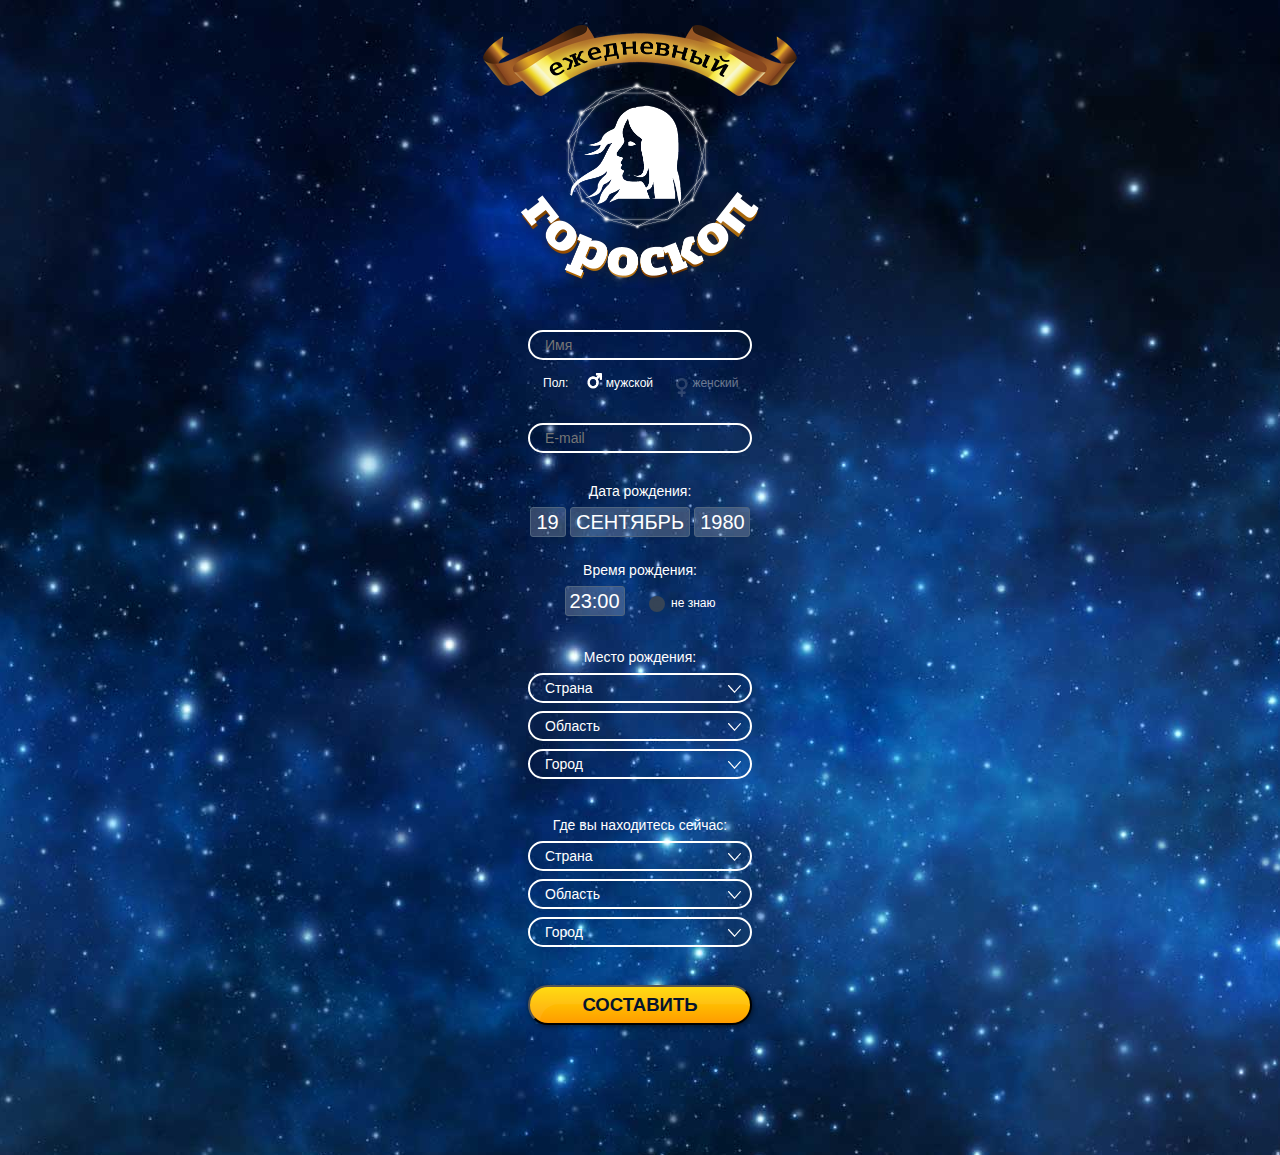
<file: develop/index.html>
<!DOCTYPE html>
<html>
  <head>
    <meta name="viewport" content="width=device-width, initial-scale=1, maximum-scale=1, user-scalable=no">
    <meta charset="utf-8">
    <title>Астрология</title>
    <link rel="stylesheet" href="css/application.css">
  </head>
  <body class="page">
    <div class="logo">
      <div class="sign sign-default"></div>
    </div>
    <div class="page-content">
      <form>
        <div class="form-group">
          <input type="text" placeholder="Имя" class="form-input">
          <div class="sex-group">
            <div class="sex-group-label">Пол:</div>
            <div class="custom-radio">
              <input type="radio" name="sex" id="male" checked class="custom-radio-input custom-radio-input-male">
              <label for="male" class="custom-radio-label">мужской</label>
            </div>
            <div class="custom-radio">
              <input type="radio" name="sex" id="female" class="custom-radio-input custom-radio-input-female">
              <label for="female" class="custom-radio-label">женский</label>
            </div>
          </div>
        </div>
        <div class="form-group">
          <input type="email" placeholder="E-mail" class="form-input">
        </div>
        <div class="form-group form-group-type-near date-select">
          <label class="form-label">Дата рождения:</label>
          <div class="date-selects">
            <div class="date-select-day">
              <select id="zodiac_day" name="" class="custom-select">
                <option value="01">01</option>
                <option value="02">02</option>
                <option value="03">03</option>
                <option value="04">04</option>
                <option value="05">05</option>
                <option value="06">06</option>
                <option value="07">07</option>
                <option value="08">08</option>
                <option value="09">09</option>
                <option value="10">10</option>
                <option value="11">11</option>
                <option value="12">12</option>
                <option value="13">13</option>
                <option value="14">14</option>
                <option value="15">15</option>
                <option value="16">16</option>
                <option value="17">17</option>
                <option value="18">18</option>
                <option value="19" selected>19</option>
                <option value="20">20</option>
                <option value="21">21</option>
                <option value="22">22</option>
                <option value="23">23</option>
                <option value="24">24</option>
                <option value="25">25</option>
                <option value="26">26</option>
                <option value="27">27</option>
                <option value="28">28</option>
                <option value="29">29</option>
                <option value="30">30</option>
                <option value="31">31</option>
              </select>
            </div>
            <div class="date-select-month">
              <select id="zodiac_month" name="" class="custom-select">
                <option value="01">Январь</option>
                <option value="02">Февраль</option>
                <option value="03">Март</option>
                <option value="04">Апрель</option>
                <option value="05">Май</option>
                <option value="06">Июнь</option>
                <option value="07">Июль</option>
                <option value="08">Август</option>
                <option value="09" selected>Сентябрь</option>
                <option value="10">Октябрь</option>
                <option value="11">Ноябрь</option>
                <option value="12">Декабрь</option>
              </select>
            </div>
            <div class="date-select-year">
              <select id="zodiac_year" name="zodiac-year" class="custom-select">
                <option value="1980">1980</option>
                <option value="1981">1981</option>
                <option value="1982">1982</option>
              </select>
            </div>
          </div>
        </div>
        <div class="form-group date-select">
          <label class="form-label">Время рождения:</label>
          <div class="date-selects">
            <div class="date-select-time">
              <select name="" class="custom-select">
                <option value="">23:00</option>
                <option value="">23:05</option>
                <option value="">23:10</option>
              </select>
            </div>
            <div class="custom-checkbox">
              <input type="checkbox" id="forget" class="custom-checkbox-input">
              <label for="forget" class="custom-checkbox-label">не знаю</label>
            </div>
          </div>
        </div>
        <div class="form-group simple-select">
          <label class="form-label">Место рождения:</label>
          <select name="" class="custom-select">
            <option value="">Страна</option>
            <option value="">Россия</option>
            <option value="">Уганда</option>
          </select>
          <select name="" class="custom-select">
            <option value="">Область</option>
            <option value="">Ивановская</option>
            <option value="">Чернобыльская</option>
          </select>
          <select name="" class="custom-select">
            <option value="">Город</option>
            <option value="">Урюпинск</option>
            <option value="">Актюбинск</option>
          </select>
        </div>
        <div class="form-group simple-select">
          <label class="form-label">Где вы находитесь сейчас:</label>
          <select name="" class="custom-select">
            <option value="">Страна</option>
            <option value="">Россия</option>
            <option value="">Уганда</option>
          </select>
          <select name="" class="custom-select">
            <option value="">Область</option>
            <option value="">Ивановская</option>
            <option value="">Чернобыльская</option>
          </select>
          <select name="" class="custom-select">
            <option value="">Город</option>
            <option value="">Урюпинск</option>
            <option value="">Актюбинск</option>
          </select>
        </div>
        <div class="form-group">
          <button type="submit" class="btn">Составить</button>
        </div>
      </form>
    </div>
    <script src="https://code.jquery.com/jquery-2.1.4.min.js"></script>
    <script src="js/jquery.customSelect.min.js"></script>
    <script src="js/application.js"></script>
  </body>
</html>
</file>
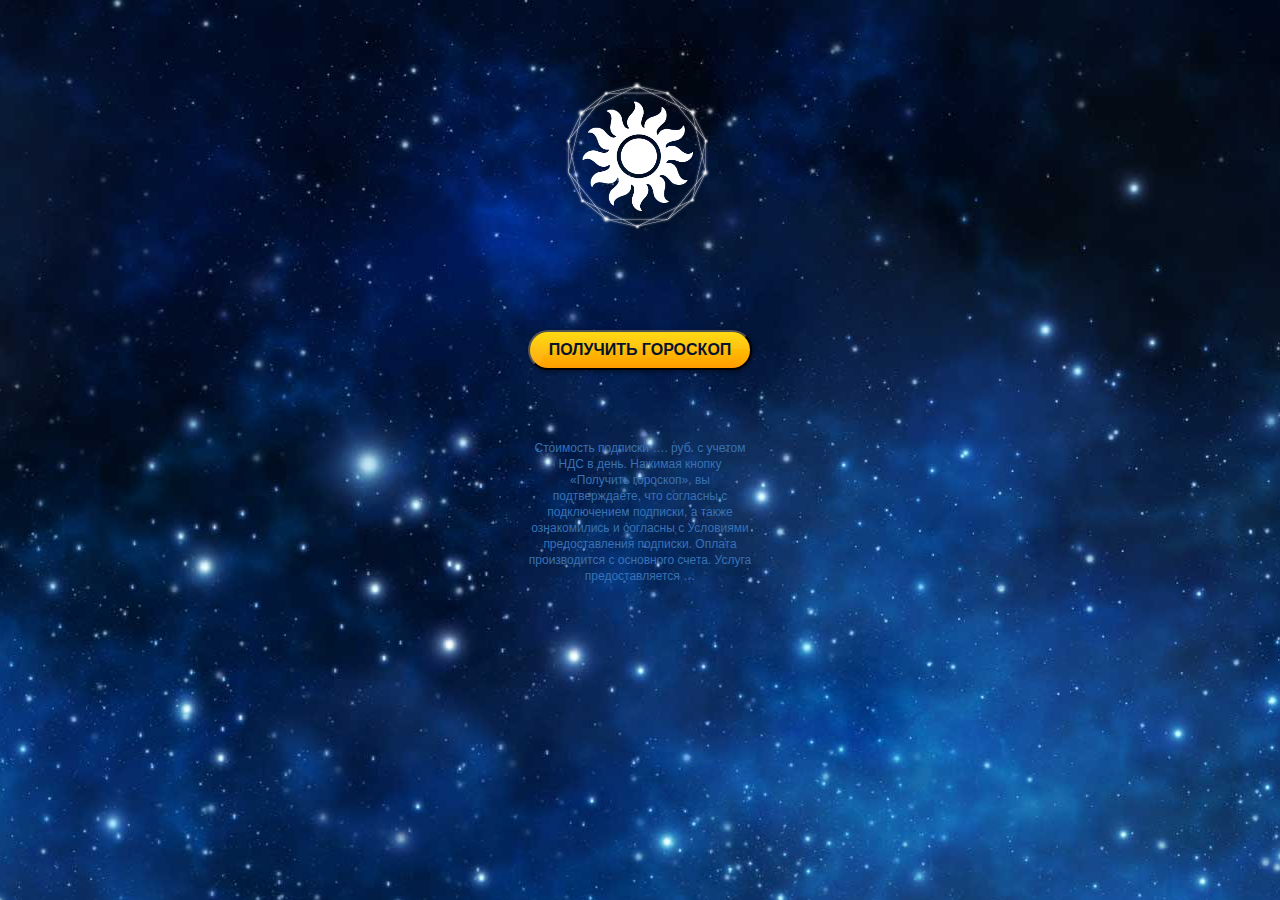
<file: develop/pay.html>
<!DOCTYPE html>
<html>
  <head>
    <meta name="viewport" content="width=device-width, initial-scale=1, maximum-scale=1, user-scalable=no">
    <title>Астрология</title>
    <link rel="stylesheet" href="css/application.css">
  </head>
  <body class="page">
    <div class="logo logo-no-bg">
      <div class="sign sign-default"></div>
    </div>
    <div class="page-content">
      <form>
        <div class="form-group">
          <button type="submit" class="btn btn-small-text">Получить гороскоп</button>
        </div>
      </form>
      <p class="info">Стоимость подписки …. руб. с учетом НДС в день. Нажимая кнопку «Получить гороскоп», вы подтверждаете, что согласны с подключением подписки, а также ознакомились и согласны с Условиями предоставления подписки. Оплата производится с основного счета. Услуга предоставляется …</p>
    </div>
    <script src="https://code.jquery.com/jquery-2.1.4.min.js"></script>
    <script src="js/jquery.customSelect.min.js"></script>
    <script src="js/application.js"></script>
  </body>
</html>
</file>
<file: develop/css/application.css>
/*! normalize.css v3.0.2 | MIT License | git.io/normalize */

/**
 * 1. Set default font family to sans-serif.
 * 2. Prevent iOS text size adjust after orientation change, without disabling
 *    user zoom.
 */

html {
  font-family: sans-serif; /* 1 */
  -ms-text-size-adjust: 100%; /* 2 */
  -webkit-text-size-adjust: 100%; /* 2 */
}

/**
 * Remove default margin.
 */

body {
  margin: 0;
}

/* HTML5 display definitions
   ========================================================================== */

/**
 * Correct `block` display not defined for any HTML5 element in IE 8/9.
 * Correct `block` display not defined for `details` or `summary` in IE 10/11
 * and Firefox.
 * Correct `block` display not defined for `main` in IE 11.
 */

article,
aside,
details,
figcaption,
figure,
footer,
header,
hgroup,
main,
menu,
nav,
section,
summary {
  display: block;
}

/**
 * 1. Correct `inline-block` display not defined in IE 8/9.
 * 2. Normalize vertical alignment of `progress` in Chrome, Firefox, and Opera.
 */

audio,
canvas,
progress,
video {
  display: inline-block; /* 1 */
  vertical-align: baseline; /* 2 */
}

/**
 * Prevent modern browsers from displaying `audio` without controls.
 * Remove excess height in iOS 5 devices.
 */

audio:not([controls]) {
  display: none;
  height: 0;
}

/**
 * Address `[hidden]` styling not present in IE 8/9/10.
 * Hide the `template` element in IE 8/9/11, Safari, and Firefox < 22.
 */

[hidden],
template {
  display: none;
}

/* Links
   ========================================================================== */

/**
 * Remove the gray background color from active links in IE 10.
 */

a {
  background-color: transparent;
}

/**
 * Improve readability when focused and also mouse hovered in all browsers.
 */

a:active,
a:hover {
  outline: 0;
}

/* Text-level semantics
   ========================================================================== */

/**
 * Address styling not present in IE 8/9/10/11, Safari, and Chrome.
 */

abbr[title] {
  border-bottom: 1px dotted;
}

/**
 * Address style set to `bolder` in Firefox 4+, Safari, and Chrome.
 */

b,
strong {
  font-weight: bold;
}

/**
 * Address styling not present in Safari and Chrome.
 */

dfn {
  font-style: italic;
}

/**
 * Address variable `h1` font-size and margin within `section` and `article`
 * contexts in Firefox 4+, Safari, and Chrome.
 */

h1 {
  font-size: 2em;
  margin: 0.67em 0;
}

/**
 * Address styling not present in IE 8/9.
 */

mark {
  background: #ff0;
  color: #000;
}

/**
 * Address inconsistent and variable font size in all browsers.
 */

small {
  font-size: 80%;
}

/**
 * Prevent `sub` and `sup` affecting `line-height` in all browsers.
 */

sub,
sup {
  font-size: 75%;
  line-height: 0;
  position: relative;
  vertical-align: baseline;
}

sup {
  top: -0.5em;
}

sub {
  bottom: -0.25em;
}

/* Embedded content
   ========================================================================== */

/**
 * Remove border when inside `a` element in IE 8/9/10.
 */

img {
  border: 0;
}

/**
 * Correct overflow not hidden in IE 9/10/11.
 */

svg:not(:root) {
  overflow: hidden;
}

/* Grouping content
   ========================================================================== */

/**
 * Address margin not present in IE 8/9 and Safari.
 */

figure {
  margin: 1em 40px;
}

/**
 * Address differences between Firefox and other browsers.
 */

hr {
  -moz-box-sizing: content-box;
  box-sizing: content-box;
  height: 0;
}

/**
 * Contain overflow in all browsers.
 */

pre {
  overflow: auto;
}

/**
 * Address odd `em`-unit font size rendering in all browsers.
 */

code,
kbd,
pre,
samp {
  font-family: monospace, monospace;
  font-size: 1em;
}

/* Forms
   ========================================================================== */

/**
 * Known limitation: by default, Chrome and Safari on OS X allow very limited
 * styling of `select`, unless a `border` property is set.
 */

/**
 * 1. Correct color not being inherited.
 *    Known issue: affects color of disabled elements.
 * 2. Correct font properties not being inherited.
 * 3. Address margins set differently in Firefox 4+, Safari, and Chrome.
 */

button,
input,
optgroup,
select,
textarea {
  color: inherit; /* 1 */
  font: inherit; /* 2 */
  margin: 0; /* 3 */
}

/**
 * Address `overflow` set to `hidden` in IE 8/9/10/11.
 */

button {
  overflow: visible;
}

/**
 * Address inconsistent `text-transform` inheritance for `button` and `select`.
 * All other form control elements do not inherit `text-transform` values.
 * Correct `button` style inheritance in Firefox, IE 8/9/10/11, and Opera.
 * Correct `select` style inheritance in Firefox.
 */

button,
select {
  text-transform: none;
}

/**
 * 1. Avoid the WebKit bug in Android 4.0.* where (2) destroys native `audio`
 *    and `video` controls.
 * 2. Correct inability to style clickable `input` types in iOS.
 * 3. Improve usability and consistency of cursor style between image-type
 *    `input` and others.
 */

button,
html input[type="button"], /* 1 */
input[type="reset"],
input[type="submit"] {
  -webkit-appearance: button; /* 2 */
  cursor: pointer; /* 3 */
}

/**
 * Re-set default cursor for disabled elements.
 */

button[disabled],
html input[disabled] {
  cursor: default;
}

/**
 * Remove inner padding and border in Firefox 4+.
 */

button::-moz-focus-inner,
input::-moz-focus-inner {
  border: 0;
  padding: 0;
}

/**
 * Address Firefox 4+ setting `line-height` on `input` using `!important` in
 * the UA stylesheet.
 */

input {
  line-height: normal;
}

/**
 * It's recommended that you don't attempt to style these elements.
 * Firefox's implementation doesn't respect box-sizing, padding, or width.
 *
 * 1. Address box sizing set to `content-box` in IE 8/9/10.
 * 2. Remove excess padding in IE 8/9/10.
 */

input[type="checkbox"],
input[type="radio"] {
  box-sizing: border-box; /* 1 */
  padding: 0; /* 2 */
}

/**
 * Fix the cursor style for Chrome's increment/decrement buttons. For certain
 * `font-size` values of the `input`, it causes the cursor style of the
 * decrement button to change from `default` to `text`.
 */

input[type="number"]::-webkit-inner-spin-button,
input[type="number"]::-webkit-outer-spin-button {
  height: auto;
}

/**
 * 1. Address `appearance` set to `searchfield` in Safari and Chrome.
 * 2. Address `box-sizing` set to `border-box` in Safari and Chrome
 *    (include `-moz` to future-proof).
 */

input[type="search"] {
  -webkit-appearance: textfield; /* 1 */
  -moz-box-sizing: content-box;
  -webkit-box-sizing: content-box; /* 2 */
  box-sizing: content-box;
}

/**
 * Remove inner padding and search cancel button in Safari and Chrome on OS X.
 * Safari (but not Chrome) clips the cancel button when the search input has
 * padding (and `textfield` appearance).
 */

input[type="search"]::-webkit-search-cancel-button,
input[type="search"]::-webkit-search-decoration {
  -webkit-appearance: none;
}

/**
 * Define consistent border, margin, and padding.
 */

fieldset {
  border: 1px solid #c0c0c0;
  margin: 0 2px;
  padding: 0.35em 0.625em 0.75em;
}

/**
 * 1. Correct `color` not being inherited in IE 8/9/10/11.
 * 2. Remove padding so people aren't caught out if they zero out fieldsets.
 */

legend {
  border: 0; /* 1 */
  padding: 0; /* 2 */
}

/**
 * Remove default vertical scrollbar in IE 8/9/10/11.
 */

textarea {
  overflow: auto;
}

/**
 * Don't inherit the `font-weight` (applied by a rule above).
 * NOTE: the default cannot safely be changed in Chrome and Safari on OS X.
 */

optgroup {
  font-weight: bold;
}

/* Tables
   ========================================================================== */

/**
 * Remove most spacing between table cells.
 */

table {
  border-collapse: collapse;
  border-spacing: 0;
}

td,
th {
  padding: 0;
}

* {
  box-sizing: border-box;
}
html {
  font-size: 16px;
}
.page {
  background: url("../images/background.jpg") center top #050c13;
  color: #fff;
}
.page-content {
  width: 320px;
  margin: 0 auto;
  padding: 0 48px 100px;
}
.logo {
  width: 314px;
  height: 290px;
  padding-top: 25px;
  margin: 0 auto 40px;
  background: url("../images/logo.png") center 25px no-repeat;
  background-size: 314px 265px;
  position: relative;
}
.logo-no-bg {
  background: none;
}
.sign {
  width: 150px;
  height: 150px;
  background-size: 150px 150px;
  background-repeat: no-repeat;
  background-position: 0 0;
  position: absolute;
  left: 80px;
  top: 80px;
}
.sign-default {
  background-image: url("../images/zodiac/default.png");
}
.sign-aquarius {
  background-image: url("../images/zodiac/aquarius.png");
}
.sign-aries {
  background-image: url("../images/zodiac/aries.png");
}
.sign-cancer {
  background-image: url("../images/zodiac/cancer.png");
}
.sign-capricornus {
  background-image: url("../images/zodiac/capricornus.png");
}
.sign-gemini {
  background-image: url("../images/zodiac/gemini.png");
}
.sign-leo {
  background-image: url("../images/zodiac/leo.png");
}
.sign-libra {
  background-image: url("../images/zodiac/libra.png");
}
.sign-pisces {
  background-image: url("../images/zodiac/pisces.png");
}
.sign-sagittarius {
  background-image: url("../images/zodiac/sagittarius.png");
}
.sign-scorpius {
  background-image: url("../images/zodiac/scorpius.png");
}
.sign-taurus {
  background-image: url("../images/zodiac/taurus.png");
}
.sign-virgo {
  background-image: url("../images/zodiac/virgo.png");
}
.form-group {
  margin: 0 0 30px;
}
.form-group-type-near {
  margin: 0 0 22px;
}
.form-label {
  font-size: 0.875rem;
  font-weight: 400;
  text-align: center;
  display: block;
  margin: 0 0 8px;
}
.form-input {
  border: 2px solid #fff;
  border-radius: 15px;
  padding: 0 15px;
  font-size: 0.875rem;
  line-height: 1.625rem;
  color: #fff;
  background: none;
  display: block;
  width: 100%;
  height: 30px;
  margin: 0 0 8px;
}
.simple-select .custom-select {
  display: block;
  width: 100%;
  height: 30px;
  margin: 0 0 8px;
}
.simple-select .customSelect {
  border: 2px solid #fff;
  border-radius: 15px;
  padding: 0 30px 0 15px;
  background: url("../svg/select-arrow.svg") 198px 10px no-repeat;
}
.simple-select .customSelectInner {
  display: block;
  width: 100%;
  height: 100%;
  font-size: 0.875rem;
  line-height: 1.625rem;
  overflow: hidden;
  white-space: nowrap;
  text-overflow: ellipsis;
}
.date-selects {
  text-align: center;
}
.date-select-day {
  width: 36px;
  display: inline-block;
}
.date-select-month {
  width: 120px;
  display: inline-block;
}
.date-select-year {
  width: 56px;
  display: inline-block;
}
.date-select-time {
  width: 60px;
  display: inline-block;
  vertical-align: middle;
  margin-right: 20px;
}
.date-select .custom-select {
  width: 100%;
  display: inline-block;
  height: 30px;
}
.date-select .customSelect {
  border: 1px solid #50657f;
  border-radius: 3px;
  text-align: center;
  background-color: rgba(255,255,255,0.2);
}
.date-select .customSelectInner {
  display: block;
  width: 100%;
  height: 100%;
  text-transform: uppercase;
  font-size: 1.25rem;
  line-height: 1.8rem;
  overflow: hidden;
  white-space: nowrap;
  text-overflow: ellipsis;
}
.simple-select option,
.date-select option {
  color: #000;
}
.custom-checkbox {
  display: inline-block;
  vertical-align: middle;
}
.custom-checkbox-input {
  display: none;
}
.custom-checkbox-label {
  font-size: 0.75rem;
}
.custom-checkbox-input + .custom-checkbox-label::before {
  display: inline-block;
  vertical-align: middle;
  margin: 0 6px 0 0;
  content: '';
  width: 8px;
  height: 8px;
  border-radius: 8px;
  border: 4px solid #364456;
  background: #364456;
}
.custom-checkbox-input:checked + .custom-checkbox-label::before {
  background: #fff;
}
.sex-group {
  font-size: 0.75rem;
  padding: 6px 0 0 15px;
}
.sex-group-label {
  display: inline-block;
  vertical-align: middle;
  margin-right: 15px;
  position: relative;
  top: -1px;
}
.sex-group-label + .custom-radio {
  margin-right: 20px;
}
.custom-radio {
  display: inline-block;
  vertical-align: middle;
}
.custom-radio-input {
  display: none;
}
.custom-radio-label::before {
  margin-right: 4px;
}
.custom-radio-input-male + .custom-radio-label::before {
  background: url("../images/icon-male.png") 0 0 no-repeat;
  display: inline-block;
  vertical-align: middle;
  width: 15px;
  height: 16px;
  background-size: 15px 16px;
  content: '';
  position: relative;
  top: -3px;
}
.custom-radio-input-female + .custom-radio-label::before {
  background: url("../images/icon-female.png") 0 0 no-repeat;
  display: inline-block;
  vertical-align: middle;
  width: 12px;
  height: 19px;
  content: '';
  background-size: 12px 19px;
  position: relative;
  top: 4px;
}
.custom-radio-input + .custom-radio-label,
.custom-radio-input + .custom-radio-label::before {
  opacity: 0.4;
}
.custom-radio-input:checked + .custom-radio-label,
.custom-radio-input:checked + .custom-radio-label::before {
  opacity: 1;
}
.btn {
  color: #05142d;
  font-size: 1.16rem;
  text-transform: uppercase;
  font-weight: 700;
  width: 100%;
  height: 40px;
  background-color: #0a6173;
  background-image: -webkit-linear-gradient(bottom, #ff9c00 0%, #ffb400 38%, #ffd800 100%);
  background-image: linear-gradient(to top, #ff9c00 0%, #ffb400 38%, #ffd800 100%);
  border-radius: 20px;
  box-shadow: 1px 1.7px 5px rgba(0,0,0,0.49), inset 10px 17.3px 0 rgba(255,255,255,0.07);
}
.btn-small-text {
  font-size: 1rem;
}
.info {
  color: #3871b4;
  font-size: 0.75rem;
  line-height: 1rem;
  padding-top: 40px;
  text-align: center;
}
</file>
